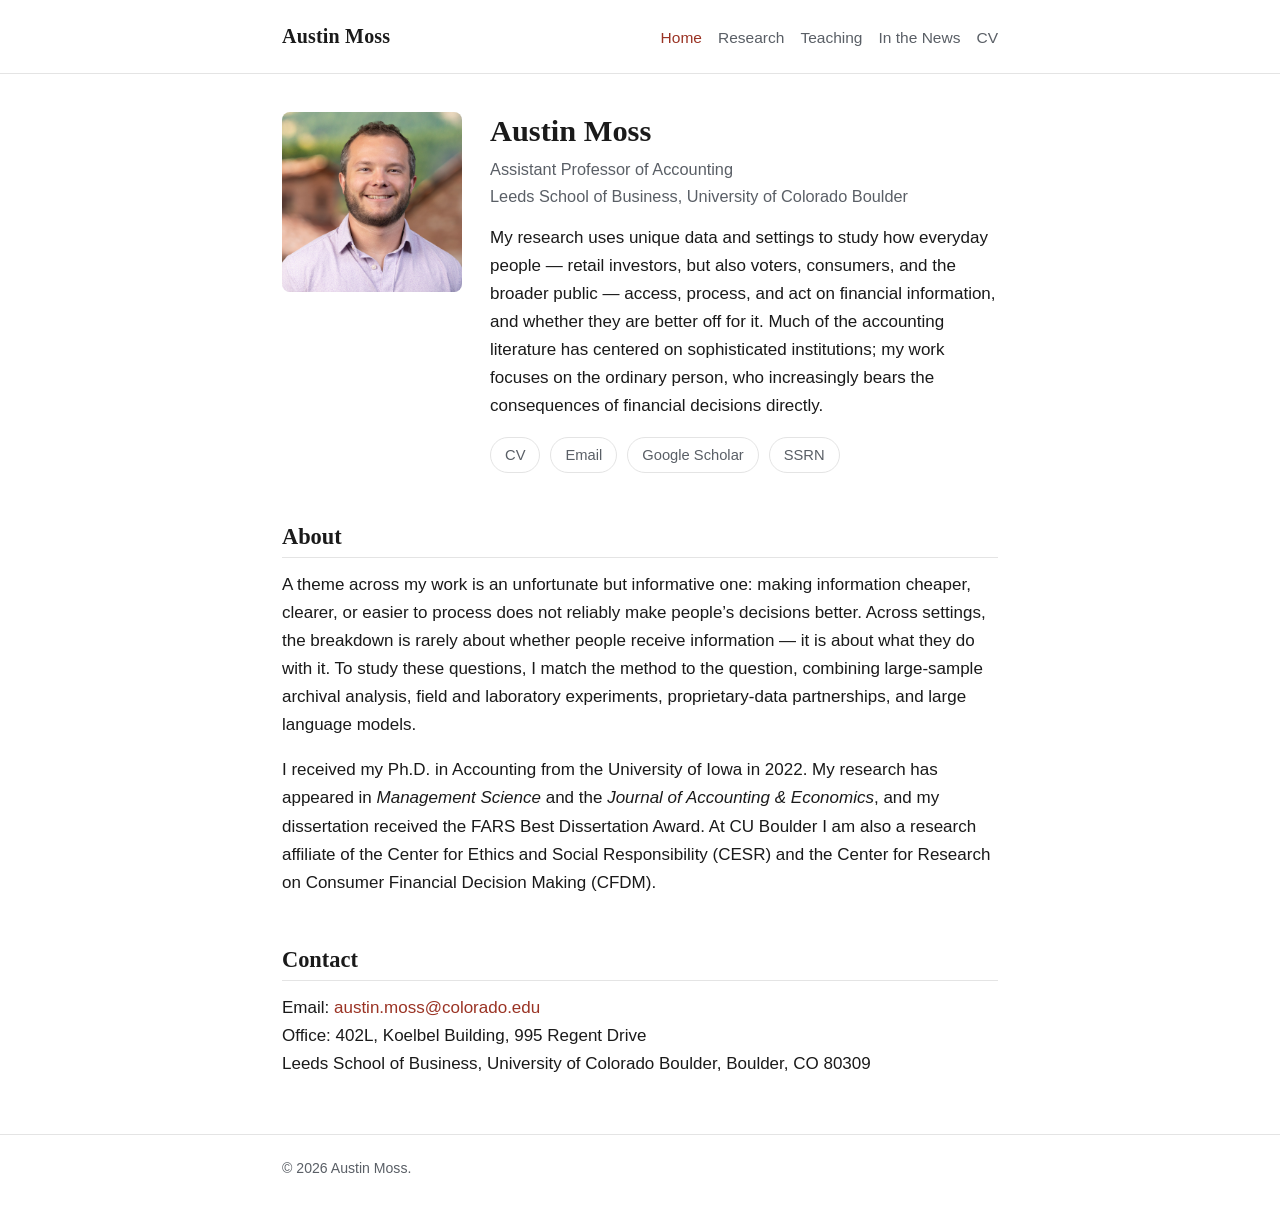
<file: index.html>
<!DOCTYPE html>
<html lang="en">
<head>
  <meta charset="utf-8">
  <meta name="viewport" content="width=device-width, initial-scale=1">
  <title>Austin Moss</title>
  <meta name="description" content="Austin Moss — Assistant Professor of Accounting at the Leeds School of Business, University of Colorado Boulder. Research on how everyday people use financial information.">
  <link rel="stylesheet" href="css/style.css">
</head>
<body>
  <header class="site-header">
    <div class="container">
      <nav class="nav">
        <a class="brand" href="index.html">Austin Moss</a>
        <div class="nav-links">
          <a href="index.html" class="active">Home</a>
          <a href="research.html">Research</a>
          <a href="teaching.html">Teaching</a>
          <a href="news.html">In the News</a>
          <a href="cv.html">CV</a>
        </div>
      </nav>
    </div>
  </header>

  <main class="container">
    <section class="intro">
      <img class="photo" src="assets/headshot.jpg" alt="Austin Moss">
      <div class="lede">
        <h1>Austin Moss</h1>
        <p class="title-line">
          Assistant Professor of Accounting<br>
          Leeds School of Business, University of Colorado Boulder
        </p>

        <p>
          My research uses unique data and settings to study how everyday people &mdash;
          retail investors, but also voters, consumers, and the broader public &mdash;
          access, process, and act on financial information, and whether they are better
          off for it. Much of the accounting literature has centered on sophisticated
          institutions; my work focuses on the ordinary person, who increasingly bears the
          consequences of financial decisions directly.
        </p>

        <ul class="quicklinks">
          <li><a href="assets/cv.pdf" target="_blank" rel="noopener">CV</a></li>
          <li><a href="mailto:austin.moss@colorado.edu">Email</a></li>
          <li><a href="https://scholar.google.com/citations?user=OT6FzKgAAAAJ" target="_blank" rel="noopener">Google Scholar</a></li>
          <li><a href="https://papers.ssrn.com/sol3/cf_dev/AbsByAuth.cfm?per_id=2622750" target="_blank" rel="noopener">SSRN</a></li>
        </ul>
      </div>
    </section>

    <section>
      <h2>About</h2>
      <p>
        A theme across my work is an unfortunate but informative one: making information
        cheaper, clearer, or easier to process does not reliably make people&rsquo;s decisions
        better. Across settings, the breakdown is rarely about whether people receive
        information &mdash; it is about what they do with it. To study these questions, I
        match the method to the question, combining large-sample archival analysis, field
        and laboratory experiments, proprietary-data partnerships, and large language models.
      </p>
      <p>
        I received my Ph.D. in Accounting from the University of Iowa in 2022. My research
        has appeared in <em>Management Science</em> and the <em>Journal of Accounting &amp;
        Economics</em>, and my dissertation received the FARS Best Dissertation Award. At
        CU Boulder I am also a research affiliate of the Center for Ethics and Social
        Responsibility (CESR) and the Center for Research on Consumer Financial Decision
        Making (CFDM).
      </p>
    </section>

    <section>
      <h2>Contact</h2>
      <p>
        Email: <a href="mailto:austin.moss@colorado.edu">austin.moss@colorado.edu</a><br>
        Office: 402L, Koelbel Building, 995 Regent Drive<br>
        Leeds School of Business, University of Colorado Boulder, Boulder, CO 80309
      </p>
    </section>
  </main>

  <footer class="site-footer">
    <div class="container">
      &copy; <span id="year">2026</span> Austin Moss.
    </div>
  </footer>
  <script>document.getElementById('year').textContent = new Date().getFullYear();</script>
</body>
</html>
</file>
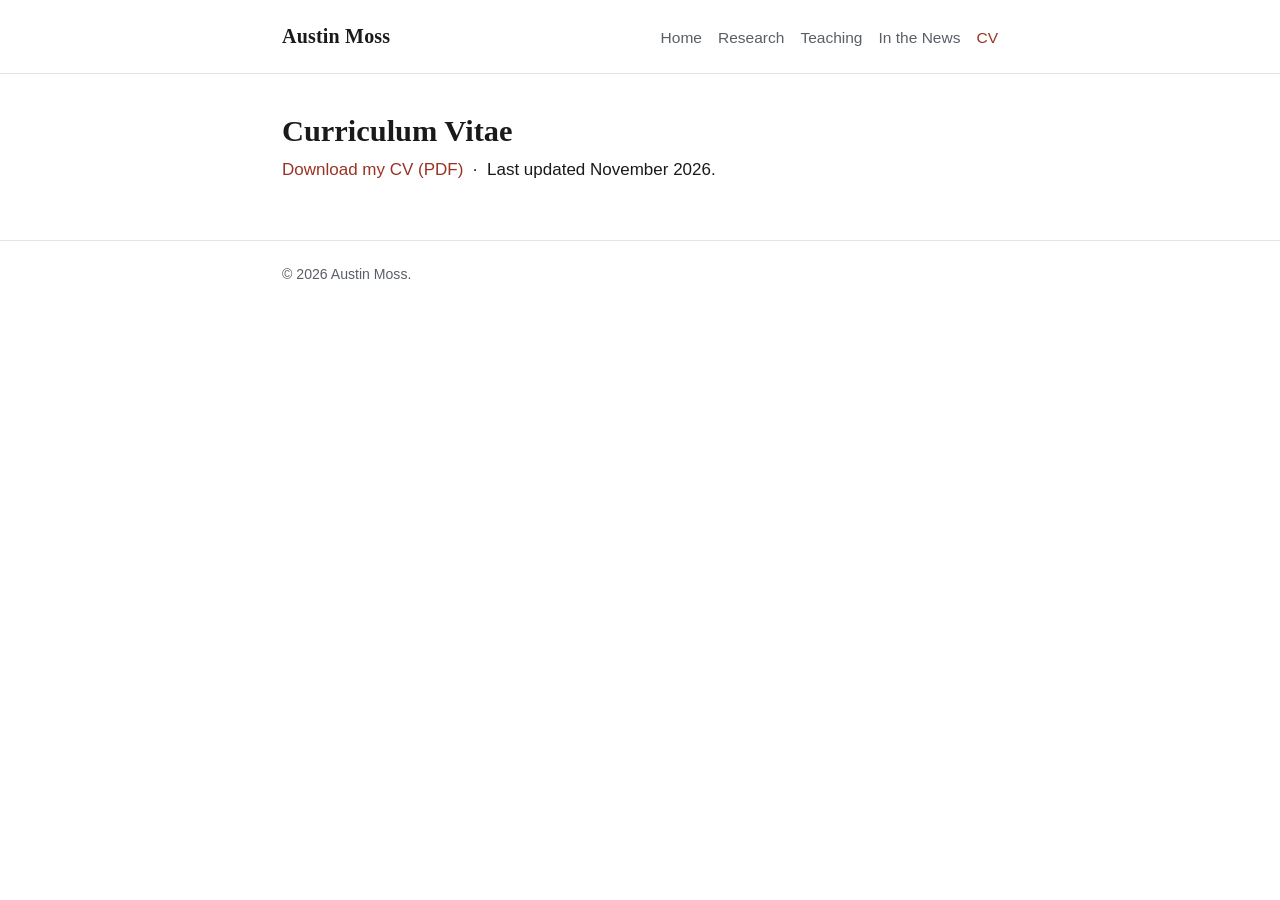
<file: cv.html>
<!DOCTYPE html>
<html lang="en">
<head>
  <meta charset="utf-8">
  <meta name="viewport" content="width=device-width, initial-scale=1">
  <title>CV — Austin Moss</title>
  <link rel="stylesheet" href="css/style.css">
</head>
<body>
  <header class="site-header">
    <div class="container">
      <nav class="nav">
        <a class="brand" href="index.html">Austin Moss</a>
        <div class="nav-links">
          <a href="index.html">Home</a>
          <a href="research.html">Research</a>
          <a href="teaching.html">Teaching</a>
          <a href="news.html">In the News</a>
          <a href="cv.html" class="active">CV</a>
        </div>
      </nav>
    </div>
  </header>

  <main class="container">
    <h1>Curriculum Vitae</h1>

    <!-- Easiest approach: drop your CV PDF at assets/cv.pdf and link it below. -->
    <p>
      <a href="assets/cv.pdf" target="_blank" rel="noopener">Download my CV (PDF)</a>
      &nbsp;·&nbsp; Last updated November 2026.
    </p>
  </main>

  <footer class="site-footer">
    <div class="container">
      &copy; <span id="year">2026</span> Austin Moss.
    </div>
  </footer>
  <script>document.getElementById('year').textContent = new Date().getFullYear();</script>
</body>
</html>
</file>
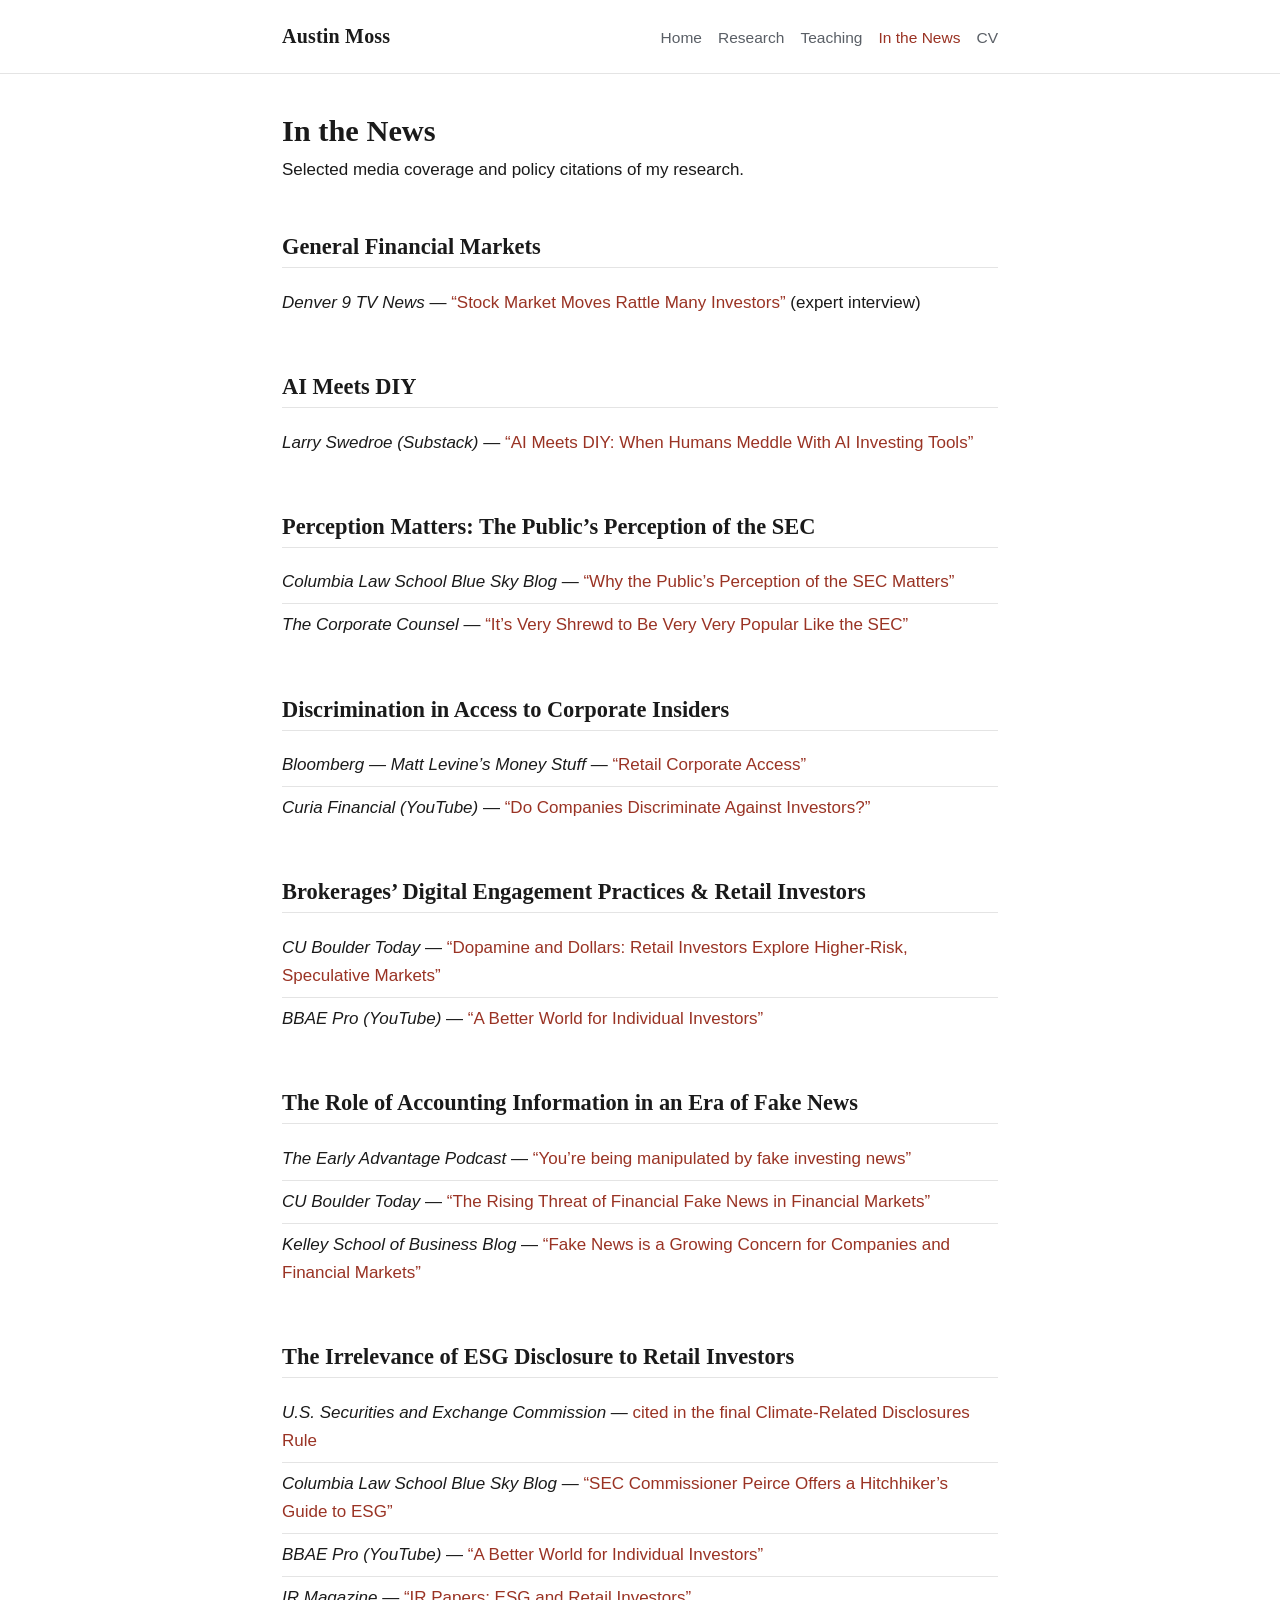
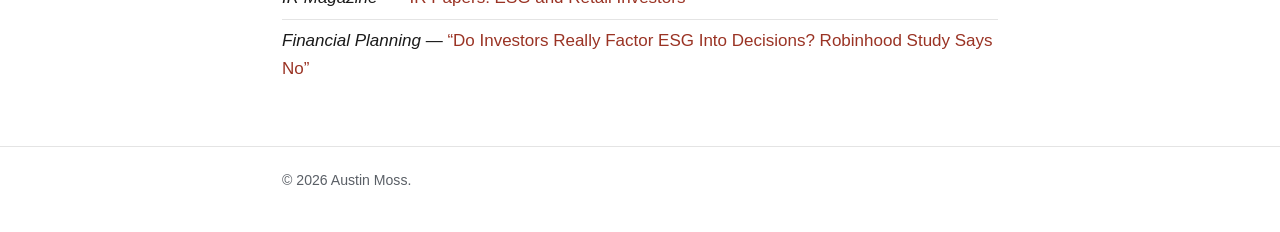
<file: news.html>
<!DOCTYPE html>
<html lang="en">
<head>
  <meta charset="utf-8">
  <meta name="viewport" content="width=device-width, initial-scale=1">
  <title>In the News — Austin Moss</title>
  <link rel="stylesheet" href="css/style.css">
</head>
<body>
  <header class="site-header">
    <div class="container">
      <nav class="nav">
        <a class="brand" href="index.html">Austin Moss</a>
        <div class="nav-links">
          <a href="index.html">Home</a>
          <a href="research.html">Research</a>
          <a href="teaching.html">Teaching</a>
          <a href="news.html" class="active">In the News</a>
          <a href="cv.html">CV</a>
        </div>
      </nav>
    </div>
  </header>

  <main class="container">
    <h1>In the News</h1>
    <p>Selected media coverage and policy citations of my research.</p>

    <!-- To turn any item into a link, wrap the title text in <a href="URL"> ... </a>. -->

    <h2>General Financial Markets</h2>
    <ul class="news">
      <li><em>Denver 9 TV News</em> &mdash; <a href="https://www.youtube.com/watch?v=HdjgWBuaQEw" target="_blank" rel="noopener">&ldquo;Stock Market Moves Rattle Many Investors&rdquo;</a> (expert interview)</li>
    </ul>

    <h2>AI Meets DIY</h2>
    <ul class="news">
      <li><em>Larry Swedroe (Substack)</em> &mdash; <a href="https://larryswedroe.substack.com/p/ai-meets-diy-when-humans-meddle-with" target="_blank" rel="noopener">&ldquo;AI Meets DIY: When Humans Meddle With AI Investing Tools&rdquo;</a></li>
    </ul>

    <h2>Perception Matters: The Public&rsquo;s Perception of the SEC</h2>
    <ul class="news">
      <li><em>Columbia Law School Blue Sky Blog</em> &mdash; <a href="https://clsbluesky.law.columbia.edu/2025/10/23/why-the-publics-perception-of-the-sec-matters/" target="_blank" rel="noopener">&ldquo;Why the Public&rsquo;s Perception of the SEC Matters&rdquo;</a></li>
      <li><em>The Corporate Counsel</em> &mdash; <a href="https://www.thecorporatecounsel.net/blog/2025/10/its-very-shrewd-to-be-very-very-popular-like-the-sec.html" target="_blank" rel="noopener">&ldquo;It&rsquo;s Very Shrewd to Be Very Very Popular Like the SEC&rdquo;</a></li>
    </ul>

    <h2>Discrimination in Access to Corporate Insiders</h2>
    <ul class="news">
      <li><em>Bloomberg &mdash; Matt Levine&rsquo;s Money Stuff</em> &mdash; <a href="https://www.bloomberg.com/opinion/newsletters/2025-08-06/openai-employees-have-stock-to-sell" target="_blank" rel="noopener">&ldquo;Retail Corporate Access&rdquo;</a></li>
      <li><em>Curia Financial (YouTube)</em> &mdash; <a href="https://www.youtube.com/watch?v=TsXhZIJxw8E" target="_blank" rel="noopener">&ldquo;Do Companies Discriminate Against Investors?&rdquo;</a></li>
    </ul>

    <h2>Brokerages&rsquo; Digital Engagement Practices &amp; Retail Investors</h2>
    <ul class="news">
      <li><em>CU Boulder Today</em> &mdash; <a href="https://www.colorado.edu/today/2025/01/29/dopamine-and-dollars-retail-investors-explore-higher-risk-speculative-markets" target="_blank" rel="noopener">&ldquo;Dopamine and Dollars: Retail Investors Explore Higher-Risk, Speculative Markets&rdquo;</a></li>
      <li><em>BBAE Pro (YouTube)</em> &mdash; <a href="https://www.youtube.com/watch?v=V6B8W5H7JGs" target="_blank" rel="noopener">&ldquo;A Better World for Individual Investors&rdquo;</a></li>
    </ul>

    <h2>The Role of Accounting Information in an Era of Fake News</h2>
    <ul class="news">
      <li><em>The Early Advantage Podcast</em> &mdash; <a href="https://www.youtube.com/watch?v=mFWp4OxMtd8" target="_blank" rel="noopener">&ldquo;You&rsquo;re being manipulated by fake investing news&rdquo;</a></li>
      <li><em>CU Boulder Today</em> &mdash; <a href="https://www.colorado.edu/today/2025/03/19/rising-threat-fake-news-financial-markets" target="_blank" rel="noopener">&ldquo;The Rising Threat of Financial Fake News in Financial Markets&rdquo;</a></li>
      <li><em>Kelley School of Business Blog</em> &mdash; <a href="https://blog.kelley.iu.edu/2025/10/29/fake-news-is-a-growing-concern-for-companies-and-financial-markets/" target="_blank" rel="noopener">&ldquo;Fake News is a Growing Concern for Companies and Financial Markets&rdquo;</a></li>
    </ul>

    <h2>The Irrelevance of ESG Disclosure to Retail Investors</h2>
    <ul class="news">
      <li><em>U.S. Securities and Exchange Commission</em> &mdash; <a href="https://www.sec.gov/files/rules/final/2024/33-11275.pdf" target="_blank" rel="noopener">cited in the final Climate-Related Disclosures Rule</a></li>
      <li><em>Columbia Law School Blue Sky Blog</em> &mdash; <a href="https://clsbluesky.law.columbia.edu/2024/07/05/sec-commissioner-peirce-offers-a-hitchhikers-guide-to-esg/" target="_blank" rel="noopener">&ldquo;SEC Commissioner Peirce Offers a Hitchhiker&rsquo;s Guide to ESG&rdquo;</a></li>
      <li><em>BBAE Pro (YouTube)</em> &mdash; <a href="https://www.youtube.com/watch?v=V6B8W5H7JGs" target="_blank" rel="noopener">&ldquo;A Better World for Individual Investors&rdquo;</a></li>
      <li><em>IR Magazine</em> &mdash; <a href="https://www.irmagazine.com/esg/ir-papers-esg-and-retail-investors" target="_blank" rel="noopener">&ldquo;IR Papers: ESG and Retail Investors&rdquo;</a></li>
      <li><em>Financial Planning</em> &mdash; <a href="https://www.financial-planning.com/news/do-investors-really-factor-esg-into-decisions-robinhood-study-says-no" target="_blank" rel="noopener">&ldquo;Do Investors Really Factor ESG Into Decisions? Robinhood Study Says No&rdquo;</a></li>
    </ul>

  </main>

  <footer class="site-footer">
    <div class="container">
      &copy; <span id="year">2026</span> Austin Moss.
    </div>
  </footer>
  <script>document.getElementById('year').textContent = new Date().getFullYear();</script>
</body>
</html>
</file>
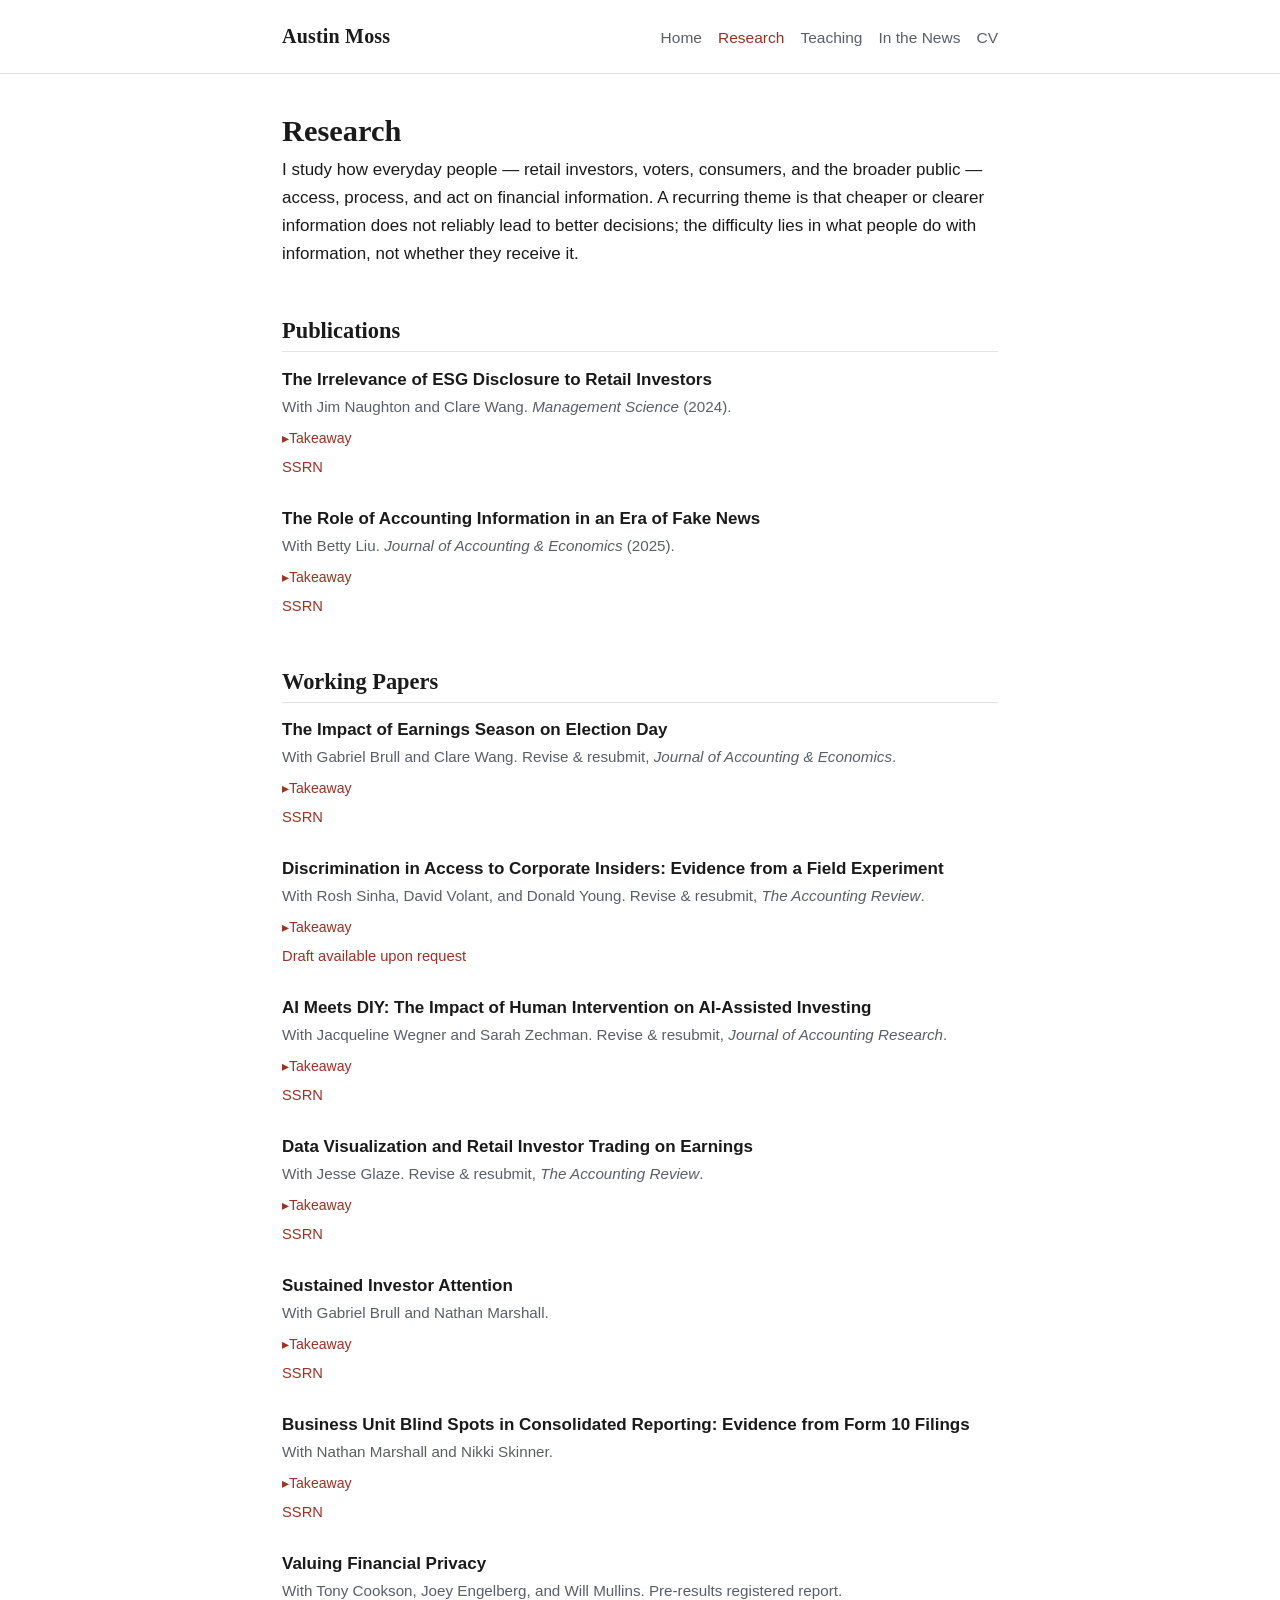
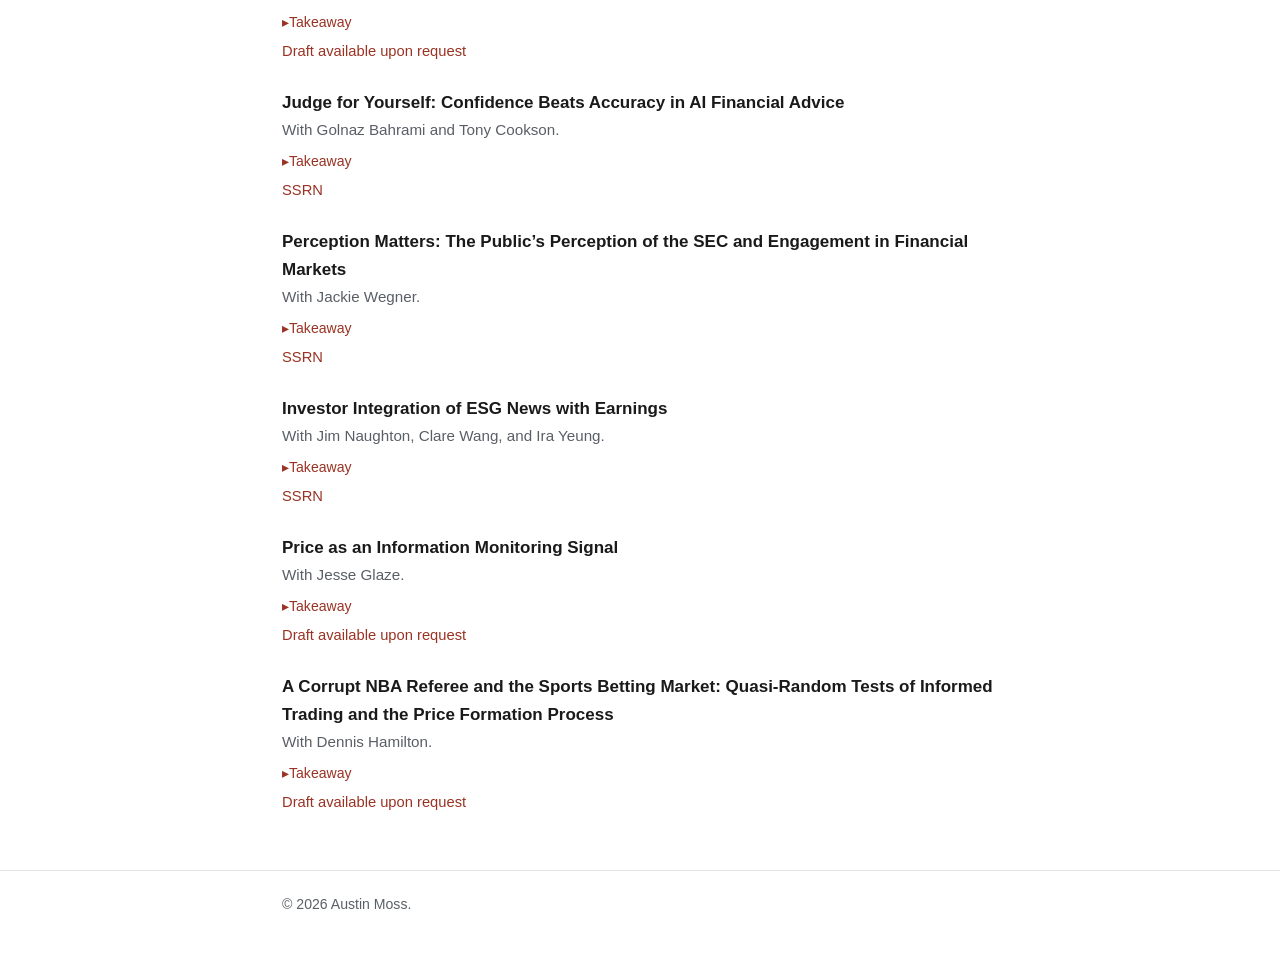
<file: research.html>
<!DOCTYPE html>
<html lang="en">
<head>
  <meta charset="utf-8">
  <meta name="viewport" content="width=device-width, initial-scale=1">
  <title>Research — Austin Moss</title>
  <link rel="stylesheet" href="css/style.css">
</head>
<body>
  <header class="site-header">
    <div class="container">
      <nav class="nav">
        <a class="brand" href="index.html">Austin Moss</a>
        <div class="nav-links">
          <a href="index.html">Home</a>
          <a href="research.html" class="active">Research</a>
          <a href="teaching.html">Teaching</a>
          <a href="news.html">In the News</a>
          <a href="cv.html">CV</a>
        </div>
      </nav>
    </div>
  </header>

  <main class="container">
    <h1>Research</h1>
    <p>
      I study how everyday people &mdash; retail investors, voters, consumers, and the
      broader public &mdash; access, process, and act on financial information. A recurring
      theme is that cheaper or clearer information does not reliably lead to better decisions;
      the difficulty lies in what people do with information, not whether they receive it.
    </p>

    <!-- =========================================================================
         TO ADD A PAPER: copy one <div class="pub"> ... </div> block and edit it.
         The takeaway text inside <details class="takeaway"> is collapsed by
         default and expands when a visitor clicks "Takeaway."
         ========================================================================= -->

    <h2>Publications</h2>

    <div class="pub">
      <div class="pub-title">The Irrelevance of ESG Disclosure to Retail Investors</div>
      <div class="pub-meta">With Jim Naughton and Clare Wang. <em>Management Science</em> (2024).</div>
      <details class="takeaway">
        <summary>Takeaway</summary>
        <p>
        Using hourly Robinhood holdings, we find retail investors do not adjust their
        portfolios in response to firms&rsquo; ESG disclosures, even though they trade on
        earnings and other non-ESG news. This revealed-preference evidence questions the
        case for ESG disclosure aimed at retail investors. Cited in connection with the
        SEC&rsquo;s climate-disclosure rulemaking.
        </p>
      </details>
      <div class="pub-links"><a href="https://ssrn.com/abstract=3604847" target="_blank" rel="noopener">SSRN</a></div>
    </div>

    <div class="pub">
      <div class="pub-title">The Role of Accounting Information in an Era of Fake News</div>
      <div class="pub-meta">With Betty Liu. <em>Journal of Accounting &amp; Economics</em> (2025).</div>
      <details class="takeaway">
        <summary>Takeaway</summary>
        <p>
        Financial fake-news authors time disinformation to high-attention earnings windows
        but avoid firms with stronger disclosure and the days just after earnings releases.
        Accounting information thus protects investors twice: by reducing incentives to
        produce fake news and by dampening its market impact.
        </p>
      </details>
      <div class="pub-links"><a href="https://papers.ssrn.com/sol3/papers.cfm?abstract_id=5078267" target="_blank" rel="noopener">SSRN</a></div>
    </div>

    <h2>Working Papers</h2>

    <div class="pub">
      <div class="pub-title">The Impact of Earnings Season on Election Day</div>
      <div class="pub-meta">With Gabriel Brull and Clare Wang. Revise &amp; resubmit, <em>Journal of Accounting &amp; Economics</em>.</div>
      <details class="takeaway">
        <summary>Takeaway</summary>
        <p>
        Local earnings news released before a U.S. presidential election shifts voters
        toward the incumbent party, with an effect comparable in size to state GDP growth.
        A post-election falsification ties the result to the information in earnings rather
        than to underlying economic conditions.
        </p>
      </details>
      <div class="pub-links"><a href="https://papers.ssrn.com/abstract=5534879" target="_blank" rel="noopener">SSRN</a></div>
    </div>

    <div class="pub">
      <div class="pub-title">Discrimination in Access to Corporate Insiders: Evidence from a Field Experiment</div>
      <div class="pub-meta">With Rosh Sinha, David Volant, and Donald Young. Revise &amp; resubmit, <em>The Accounting Review</em>.</div>
      <details class="takeaway">
        <summary>Takeaway</summary>
        <p>
        In a pre-registered field experiment across 2,731 U.S. public companies, White
        investors receive meeting approvals with corporate insiders 34% more often than
        Black investors, and the gap persists even when investors signal professional
        sophistication.
        </p>
      </details>
      <div class="pub-links"><a href="mailto:austin.moss@colorado.edu?subject=Paper%20request:%20Discrimination%20in%20Access%20to%20Corporate%20Insiders">Draft available upon request</a></div>
    </div>

    <div class="pub">
      <div class="pub-title">AI Meets DIY: The Impact of Human Intervention on AI-Assisted Investing</div>
      <div class="pub-meta">With Jacqueline Wegner and Sarah Zechman. Revise &amp; resubmit, <em>Journal of Accounting Research</em>.</div>
      <details class="takeaway">
        <summary>Takeaway</summary>
        <p>
        Using complete data on retail investors&rsquo; interactions with an AI investment
        adviser, we find that greater human intervention degrades performance &mdash; adding
        risk through return-chasing and concentration without raising returns. Investors&rsquo;
        own input attenuates the benefits of AI-assisted investing.
        </p>
      </details>
      <div class="pub-links"><a href="https://ssrn.com/abstract=6803678" target="_blank" rel="noopener">SSRN</a></div>
    </div>

    <div class="pub">
      <div class="pub-title">Data Visualization and Retail Investor Trading on Earnings</div>
      <div class="pub-meta">With Jesse Glaze. Revise &amp; resubmit, <em>The Accounting Review</em>.</div>
      <details class="takeaway">
        <summary>Takeaway</summary>
        <p>
        Presenting earnings visually leads retail investors to trade on earnings more, but
        not better. Visualization lowers the cost of forming a signal yet does not improve
        returns, as investors trade against the information&rsquo;s predictive content.
        </p>
      </details>
      <div class="pub-links"><a href="https://ssrn.com/abstract=6206598" target="_blank" rel="noopener">SSRN</a></div>
    </div>

    <div class="pub">
      <div class="pub-title">Sustained Investor Attention</div>
      <div class="pub-meta">With Gabriel Brull and Nathan Marshall.</div>
      <details class="takeaway">
        <summary>Takeaway</summary>
        <p>
        Using proprietary data on how long investors listen to earnings calls, we introduce
        <em>sustained attention</em> &mdash; the duration of engagement &mdash; as distinct
        from whether investors show up. Sustained attention is associated with higher trading volume,
        larger absolute returns, and faster price discovery, even after controlling for the
        number of listeners.
        </p>
      </details>
      <div class="pub-links"><a href="https://papers.ssrn.com/abstract=5318279" target="_blank" rel="noopener">SSRN</a></div>
    </div>

    <div class="pub">
      <div class="pub-title">Business Unit Blind Spots in Consolidated Reporting: Evidence from Form 10 Filings</div>
      <div class="pub-meta">With Nathan Marshall and Nikki Skinner.</div>
      <details class="takeaway">
        <summary>Takeaway</summary>
        <p>
        Using spinoff Form 10 filings, we show that consolidated reporting leaves investors
        with incomplete visibility into material business-unit information. Investors respond
        most to business-unit content that is new relative to the parent&rsquo;s prior 10-K,
        and that information spills over to industry peers.
        </p>
      </details>
      <div class="pub-links"><a href="https://ssrn.com/abstract=6998278" target="_blank" rel="noopener">SSRN</a></div>
    </div>

    <div class="pub">
      <div class="pub-title">Valuing Financial Privacy</div>
      <div class="pub-meta">With Tony Cookson, Joey Engelberg, and Will Mullins. Pre-results registered report.</div>
      <details class="takeaway">
        <summary>Takeaway</summary>
        <p>
        This registered report elicits consumers&rsquo; willingness-to-accept for sharing
        real bank and brokerage data, delivering the first incentive-compatible estimate of
        what financial privacy is worth &mdash; and how it varies by data scope, institutional
        trust, income, and who is watching.
        </p>
      </details>
      <div class="pub-links"><a href="mailto:austin.moss@colorado.edu?subject=Paper%20request:%20Valuing%20Financial%20Privacy">Draft available upon request</a></div>
    </div>

    <div class="pub">
      <div class="pub-title">Judge for Yourself: Confidence Beats Accuracy in AI Financial Advice</div>
      <div class="pub-meta">With Golnaz Bahrami and Tony Cookson.</div>
      <details class="takeaway">
        <summary>Takeaway</summary>
        <p>
        On Chatbot Arena, where users vote between two anonymous AI models&rsquo; answers to
        the same question, users reward financial advice for being confident and actionable,
        not for being accurate, and they choose an answer with a serious error over a factually
        correct one nearly half the time. Developers who train on similar votes therefore have
        an incentive to supply confident but less accurate advice, as Meta&rsquo;s
        leaderboard-tuned Maverick model did.
        </p>
      </details>
      <div class="pub-links"><a href="https://doi.org/10.2139/ssrn.7602338" target="_blank" rel="noopener">SSRN</a></div>
    </div>

    <div class="pub">
      <div class="pub-title">Perception Matters: The Public&rsquo;s Perception of the SEC and Engagement in Financial Markets</div>
      <div class="pub-meta">With Jackie Wegner.</div>
      <details class="takeaway">
        <summary>Takeaway</summary>
        <p>
        Combining an LLM-persona methodology with experimental evidence, we measure how the
        public perceives the SEC over time and link that perception to financial-market
        engagement. More favorable perception is associated with greater participation and
        stronger responses to earnings news.
        </p>
      </details>
      <div class="pub-links"><a href="https://papers.ssrn.com/abstract=5364831" target="_blank" rel="noopener">SSRN</a></div>
    </div>

    <div class="pub">
      <div class="pub-title">Investor Integration of ESG News with Earnings</div>
      <div class="pub-meta">With Jim Naughton, Clare Wang, and Ira Yeung.</div>
      <details class="takeaway">
        <summary>Takeaway</summary>
        <p>
        Investors price ESG news mainly when its direction aligns with the firm&rsquo;s most
        recent earnings, not as a standalone signal &mdash; cautioning against designs and
        strategies that treat ESG news as independent information.
        </p>
      </details>
      <div class="pub-links"><a href="https://ssrn.com/abstract=4266302" target="_blank" rel="noopener">SSRN</a></div>
    </div>

    <div class="pub">
      <div class="pub-title">Price as an Information Monitoring Signal</div>
      <div class="pub-meta">With Jesse Glaze.</div>
      <details class="takeaway">
        <summary>Takeaway</summary>
        <p>
        Retail investors use stock-price movements as a signal that new public information
        exists, then seek out and trade on that information. Price changes thus act as an
        attention-triggering monitoring device.
        </p>
      </details>
      <div class="pub-links"><a href="mailto:austin.moss@colorado.edu?subject=Paper%20request:%20Price%20as%20an%20Information%20Monitoring%20Signal">Draft available upon request</a></div>
    </div>

    <div class="pub">
      <div class="pub-title">A Corrupt NBA Referee and the Sports Betting Market: Quasi-Random Tests of Informed Trading and the Price Formation Process</div>
      <div class="pub-meta">With Dennis Hamilton.</div>
      <details class="takeaway">
        <summary>Takeaway</summary>
        <p>
        Using the 2007 NBA betting scandal as a natural experiment, we show that a directly
        observed informed trader increases price volatility and lowers liquidity, with effects
        that vanish once the trader exits. We find direct evidence of strategic price bluffing,
        which Kyle&rsquo;s (1985) model rules out under linear strategies.
        </p>
      </details>
      <div class="pub-links"><a href="mailto:austin.moss@colorado.edu?subject=Paper%20request:%20A%20Corrupt%20NBA%20Referee%20and%20the%20Sports%20Betting%20Market%3A%20Quasi-Random%20Tests%20of%20Informed%20Trading%20and%20the%20Price%20Formation%20Process">Draft available upon request</a></div>
    </div>

  </main>

  <footer class="site-footer">
    <div class="container">
      &copy; <span id="year">2026</span> Austin Moss.
    </div>
  </footer>
  <script>document.getElementById('year').textContent = new Date().getFullYear();</script>
</body>
</html>
</file>
<file: css/style.css>
/* ===========================================================================
   austinmoss.me — site styles
   One file controls the whole look. Safe things to tweak:
   --accent (main color), --maxw (page width), fonts below.
   =========================================================================== */

:root {
  --ink: #1a1a1a;          /* main text color            */
  --muted: #5a5f66;        /* secondary text             */
  --accent: #9a3324;       /* links & highlights (CU-ish red; change freely) */
  --accent-dark: #6f2419;
  --line: #e4e4e4;         /* hairline borders           */
  --bg: #ffffff;
  --maxw: 760px;           /* content width              */
  --font-body: -apple-system, BlinkMacSystemFont, "Segoe UI", Roboto, Helvetica, Arial, sans-serif;
  --font-head: Georgia, "Times New Roman", serif;
}

* { box-sizing: border-box; }

html { -webkit-text-size-adjust: 100%; }

body {
  margin: 0;
  font-family: var(--font-body);
  font-size: 17px;
  line-height: 1.65;
  color: var(--ink);
  background: var(--bg);
}

.container {
  max-width: var(--maxw);
  margin: 0 auto;
  padding: 0 22px;
}

/* ---- Top navigation ---- */
.site-header {
  border-bottom: 1px solid var(--line);
  margin-bottom: 38px;
}
.nav {
  display: flex;
  flex-wrap: wrap;
  align-items: baseline;
  justify-content: space-between;
  padding: 20px 0;
  gap: 8px 18px;
}
.nav .brand {
  font-family: var(--font-head);
  font-size: 1.25rem;
  font-weight: 700;
  color: var(--ink);
  text-decoration: none;
  letter-spacing: 0.2px;
}
.nav-links {
  display: flex;
  flex-wrap: wrap;
  gap: 16px;
}
.nav-links a {
  color: var(--muted);
  text-decoration: none;
  font-size: 0.97rem;
}
.nav-links a:hover,
.nav-links a.active { color: var(--accent); }

/* ---- Headings & text ---- */
h1, h2, h3 { font-family: var(--font-head); line-height: 1.25; color: var(--ink); }
h1 { font-size: 1.9rem; margin: 0 0 6px; }
h2 { font-size: 1.4rem; margin: 2.2em 0 0.6em; padding-bottom: 6px; border-bottom: 1px solid var(--line); }
h3 { font-size: 1.1rem; margin: 1.6em 0 0.3em; }
p { margin: 0 0 1em; }
a { color: var(--accent); text-decoration: none; }
a:hover { color: var(--accent-dark); text-decoration: underline; }

/* ---- Home intro (photo + bio) ---- */
.intro { display: flex; gap: 28px; align-items: flex-start; }
.intro .photo {
  flex: 0 0 180px;
  width: 180px;
  height: 180px;
  border-radius: 8px;
  object-fit: cover;
  background: #f0f0f0;
}
.intro .lede { flex: 1 1 auto; min-width: 0; }
.title-line { color: var(--muted); font-size: 1.02rem; margin: 0 0 14px; }

/* ---- Quick links row ---- */
.quicklinks { display: flex; flex-wrap: wrap; gap: 10px; margin: 16px 0 0; padding: 0; list-style: none; }
.quicklinks a {
  display: inline-block;
  border: 1px solid var(--line);
  border-radius: 999px;
  padding: 5px 14px;
  font-size: 0.92rem;
  color: var(--muted);
}
.quicklinks a:hover { border-color: var(--accent); color: var(--accent); text-decoration: none; }

/* ---- Publication / research list ---- */
.pub { margin: 0 0 1.5em; }
.pub .pub-title { font-weight: 600; }
.pub .pub-meta { color: var(--muted); font-size: 0.95rem; }
.pub .pub-links { font-size: 0.92rem; margin-top: 3px; }

/* ---- Takeaway toggle (click to expand) ---- */
.pub .takeaway { margin: 5px 0 0; }
.pub .takeaway summary {
  cursor: pointer;
  list-style: none;
  display: inline-block;
  font-size: 0.88rem;
  color: var(--accent);
  user-select: none;
}
.pub .takeaway summary::-webkit-details-marker { display: none; }
.pub .takeaway summary::before {
  content: "▸ ";
  display: inline-block;
  transition: transform 0.15s ease;
}
.pub .takeaway[open] summary::before { transform: rotate(90deg); }
.pub .takeaway summary:hover { color: var(--accent-dark); }
.pub .takeaway p {
  margin: 6px 0 0;
  font-size: 0.97rem;
}
.badge {
  display: inline-block;
  font-size: 0.72rem;
  text-transform: uppercase;
  letter-spacing: 0.4px;
  color: var(--accent);
  border: 1px solid var(--accent);
  border-radius: 4px;
  padding: 1px 6px;
  margin-left: 6px;
  vertical-align: middle;
}

/* ---- Teaching list ---- */
.course { margin: 0 0 1.2em; }
.course .course-code { font-weight: 600; }

/* ---- In the News list ---- */
ul.news { list-style: none; margin: 0.2em 0 0; padding: 0; }
ul.news li { padding: 7px 0; border-bottom: 1px solid var(--line); }
ul.news li:last-child { border-bottom: none; }

/* ---- Footer ---- */
.site-footer {
  border-top: 1px solid var(--line);
  margin-top: 56px;
  padding: 22px 0 40px;
  color: var(--muted);
  font-size: 0.88rem;
}

/* ---- Mobile ---- */
@media (max-width: 560px) {
  body { font-size: 16px; }
  .intro { flex-direction: column; align-items: center; text-align: center; }
  .intro .photo { flex-basis: 160px; width: 160px; height: 160px; }
  .quicklinks { justify-content: center; }
  .nav { justify-content: center; }
}
</file>
